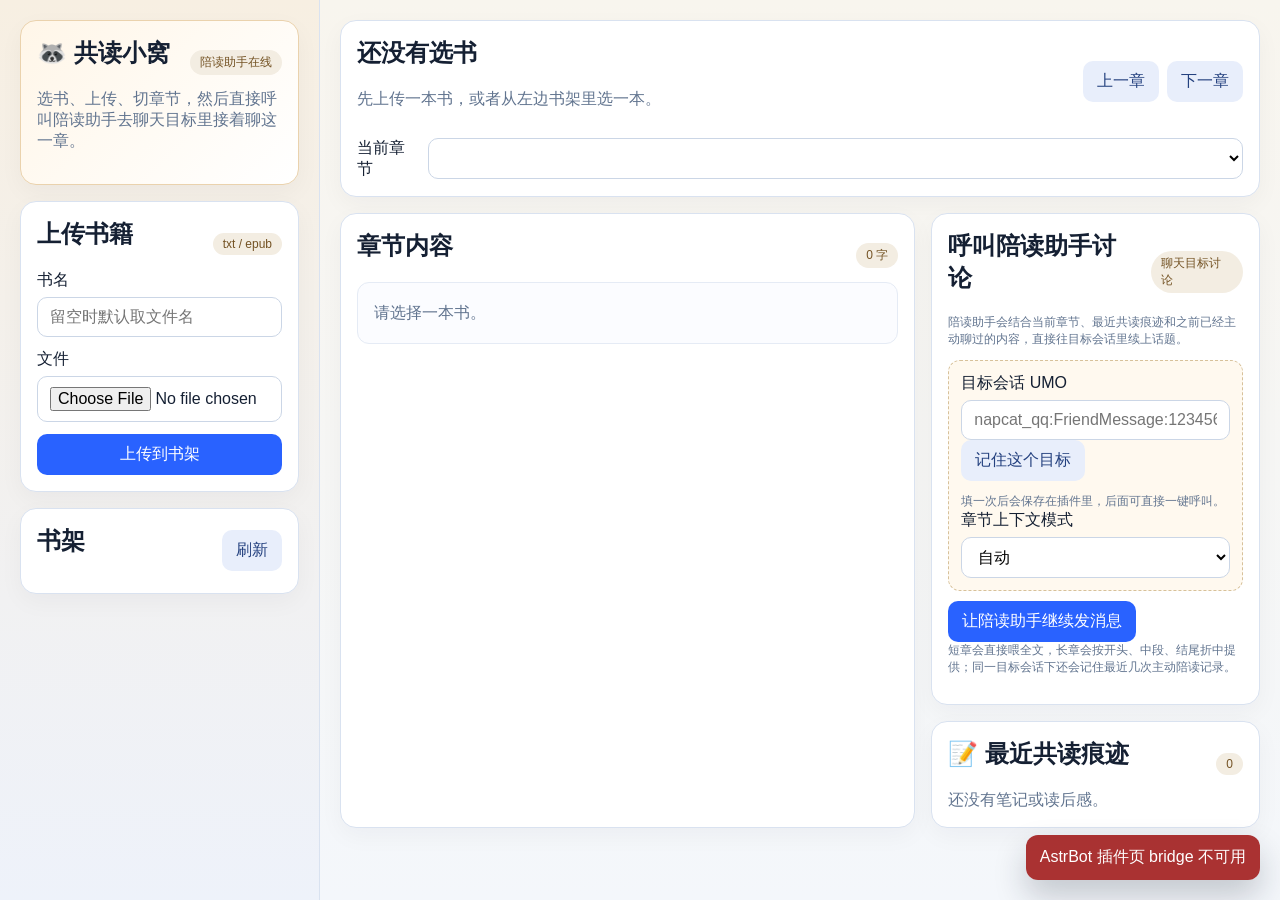
<file: plugins/third_party_patches/astrbot_plugin_bookshelf/pages/reader/index.html>
<!DOCTYPE html>
<html lang="zh-CN">
  <head>
    <meta charset="UTF-8" />
    <meta name="viewport" content="width=device-width, initial-scale=1.0" />
    <title>共读</title>
    <link rel="stylesheet" href="./styles.css?v=20260623-callmode" />
  </head>
  <body>
    <div class="page-shell">
      <aside class="sidebar">
        <div class="panel raccoon-panel">
          <div class="panel-title-row">
            <h1>🦝 共读小窝</h1>
            <span class="badge">陪读助手在线</span>
          </div>
          <p class="muted">选书、上传、切章节，然后直接呼叫陪读助手去聊天目标里接着聊这一章。</p>
        </div>

        <section class="panel">
          <div class="panel-title-row">
            <h2>上传书籍</h2>
            <span class="badge">txt / epub</span>
          </div>
          <form id="upload-form" class="stack">
            <label class="field">
              <span>书名</span>
              <input id="upload-book-name" type="text" placeholder="留空时默认取文件名" />
            </label>
            <label class="field">
              <span>文件</span>
              <input id="upload-file" type="file" accept=".txt,.epub" />
            </label>
            <button id="upload-button" type="submit">上传到书架</button>
          </form>
        </section>

        <section class="panel">
          <div class="panel-title-row">
            <h2>书架</h2>
            <button id="refresh-button" class="ghost-button" type="button">刷新</button>
          </div>
          <div id="book-list" class="book-list"></div>
        </section>
      </aside>

      <main class="content">
        <section class="panel hero-panel">
          <div class="hero-header">
            <div>
              <h2 id="book-title">还没有选书</h2>
              <p id="book-meta" class="muted">先上传一本书，或者从左边书架里选一本。</p>
            </div>
            <div class="hero-actions">
              <button id="prev-button" class="ghost-button" type="button">上一章</button>
              <button id="next-button" class="ghost-button" type="button">下一章</button>
            </div>
          </div>
          <div class="chapter-selector">
            <label class="field inline-field">
              <span>当前章节</span>
              <select id="chapter-select"></select>
            </label>
          </div>
        </section>

        <section class="grid">
          <article class="panel chapter-panel">
            <div class="panel-title-row">
              <h2 id="chapter-title">章节内容</h2>
              <span id="chapter-stats" class="badge">0 字</span>
            </div>
            <div id="chapter-content" class="chapter-content empty">请选择一本书。</div>
          </article>

          <aside class="side-column">
            <section class="panel">
              <div class="panel-title-row">
                <h2>呼叫陪读助手讨论</h2>
                <span class="badge">聊天目标讨论</span>
              </div>
              <p class="muted small">陪读助手会结合当前章节、最近共读痕迹和之前已经主动聊过的内容，直接往目标会话里续上话题。</p>
              <div id="qq-target-panel" class="qq-target-panel">
                <label class="field">
                  <span>目标会话 UMO</span>
                  <input
                    id="qq-target-input"
                    type="text"
                    placeholder="napcat_qq:FriendMessage:123456789"
                    spellcheck="false"
                    autocomplete="off"
                  />
                </label>
                <div class="action-row compact-row">
                  <button id="save-qq-target-button" class="ghost-button" type="button">记住这个目标</button>
                  <span class="muted small">填一次后会保存在插件里，后面可直接一键呼叫。</span>
                </div>
                <label class="field">
                  <span>章节上下文模式</span>
                  <select id="call-context-mode-select">
                    <option value="auto">自动</option>
                    <option value="full">全文</option>
                    <option value="excerpt">节选</option>
                  </select>
                </label>
              </div>
              <div class="action-row single-action-row">
                <button id="call-aran-button" type="button">让陪读助手继续发消息</button>
              </div>
              <p id="call-footer-hint" class="muted small">短章会直接喂全文，长章会按开头、中段、结尾折中提供；同一目标会话下还会记住最近几次主动陪读记录。</p>
            </section>

            <section class="panel">
              <div class="panel-title-row">
                <h2>📝 最近共读痕迹</h2>
                <span id="discussion-count" class="badge">0</span>
              </div>
              <div id="discussion-list" class="discussion-list empty">还没有笔记或读后感。</div>
            </section>
          </aside>
        </section>
      </main>
    </div>

    <div id="toast" class="toast" hidden></div>
    <script type="module" src="./app.js?v=20260623-callmode"></script>
  </body>
</html>
</file>
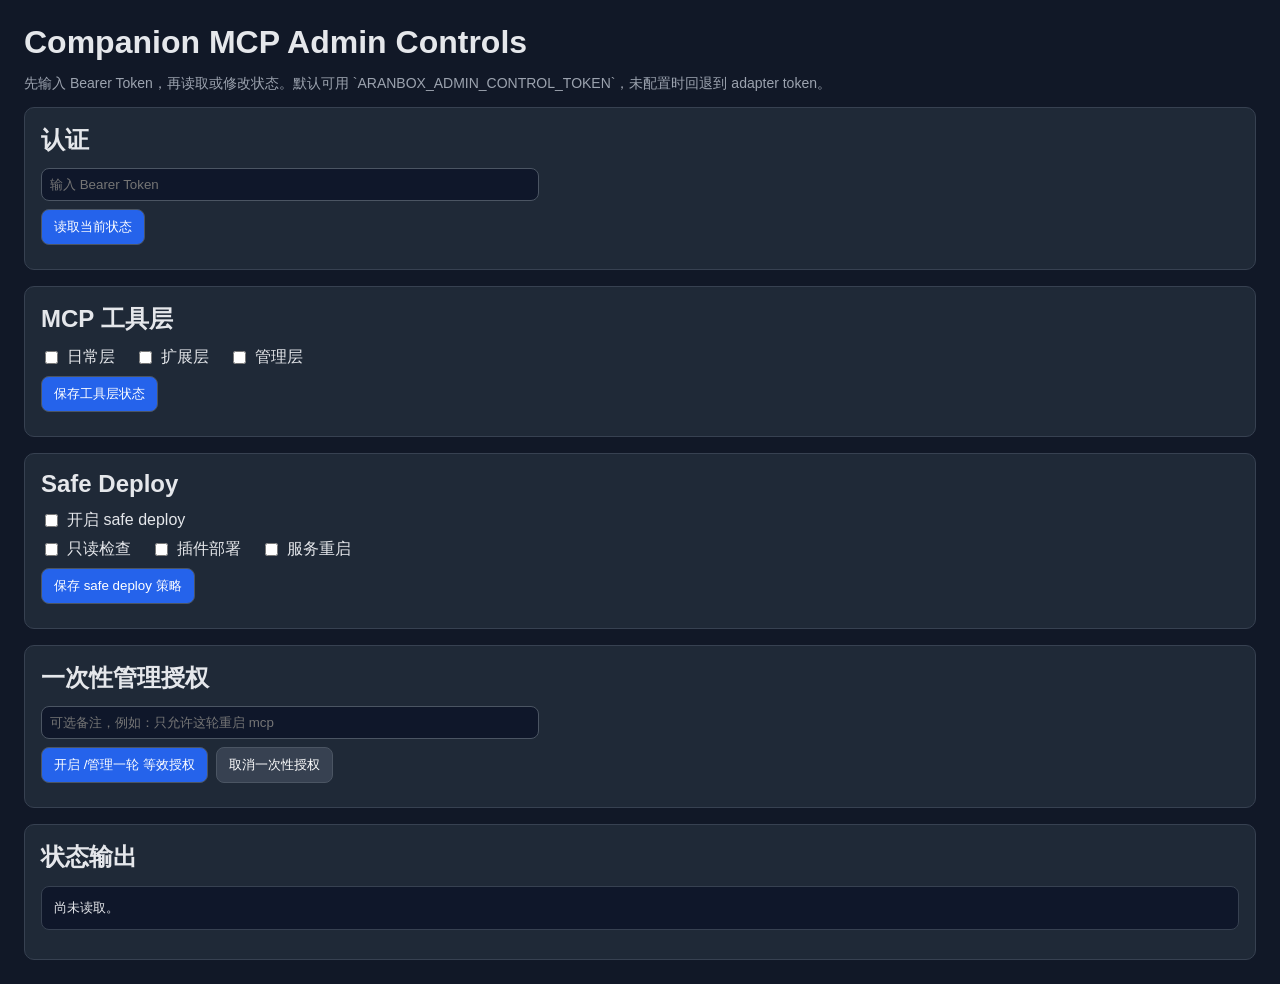
<file: services/aranbox-mcp/public/pages/admin-controls.html>
<!doctype html>
<html lang="zh-CN">
<head>
  <meta charset="utf-8">
  <meta name="viewport" content="width=device-width, initial-scale=1">
  <title>Companion MCP Admin Controls</title>
  <style>
    body { font-family: Arial, sans-serif; margin: 24px; background: #111827; color: #e5e7eb; }
    h1, h2 { margin: 0 0 12px; }
    .card { background: #1f2937; border: 1px solid #374151; border-radius: 10px; padding: 16px; margin-bottom: 16px; }
    .row { display: flex; gap: 8px; flex-wrap: wrap; margin: 8px 0; }
    label { display: inline-flex; align-items: center; gap: 6px; margin-right: 12px; }
    input[type="text"], input[type="password"] { width: 100%; max-width: 480px; padding: 8px; border-radius: 8px; border: 1px solid #4b5563; background: #0f172a; color: #e5e7eb; }
    button { padding: 8px 12px; border-radius: 8px; border: 1px solid #4b5563; background: #2563eb; color: white; cursor: pointer; }
    button.secondary { background: #374151; }
    pre { white-space: pre-wrap; word-break: break-word; background: #0f172a; padding: 12px; border-radius: 8px; border: 1px solid #374151; }
    .hint { color: #9ca3af; font-size: 14px; }
  </style>
</head>
<body>
  <h1>Companion MCP Admin Controls</h1>
  <p class="hint">先输入 Bearer Token，再读取或修改状态。默认可用 `ARANBOX_ADMIN_CONTROL_TOKEN`，未配置时回退到 adapter token。</p>

  <div class="card">
    <h2>认证</h2>
    <input id="token" type="password" placeholder="输入 Bearer Token">
    <div class="row">
      <button onclick="refreshStatus()">读取当前状态</button>
    </div>
  </div>

  <div class="card">
    <h2>MCP 工具层</h2>
    <div class="row">
      <label><input id="layer-daily" type="checkbox">日常层</label>
      <label><input id="layer-extended" type="checkbox">扩展层</label>
      <label><input id="layer-admin" type="checkbox">管理层</label>
    </div>
    <div class="row">
      <button onclick="saveToolLayers()">保存工具层状态</button>
    </div>
  </div>

  <div class="card">
    <h2>Safe Deploy</h2>
    <div class="row">
      <label><input id="safe-enabled" type="checkbox">开启 safe deploy</label>
    </div>
    <div class="row">
      <label><input id="group-inspect" type="checkbox">只读检查</label>
      <label><input id="group-plugin" type="checkbox">插件部署</label>
      <label><input id="group-restart" type="checkbox">服务重启</label>
    </div>
    <div class="row">
      <button onclick="saveSafeDeploy()">保存 safe deploy 策略</button>
    </div>
  </div>

  <div class="card">
    <h2>一次性管理授权</h2>
    <input id="grant-note" type="text" placeholder="可选备注，例如：只允许这轮重启 mcp">
    <div class="row">
      <button onclick="grantAdminOnce()">开启 /管理一轮 等效授权</button>
      <button class="secondary" onclick="clearAdminOnce()">取消一次性授权</button>
    </div>
  </div>

  <div class="card">
    <h2>状态输出</h2>
    <pre id="output">尚未读取。</pre>
  </div>

  <script>
    function authHeaders() {
      const token = document.getElementById("token").value.trim();
      return {
        "Content-Type": "application/json",
        "Authorization": "Bearer " + token
      };
    }

    async function requestJson(url, options) {
      const response = await fetch(url, options);
      const payload = await response.json();
      if (!response.ok) {
        throw new Error(payload.error || ("HTTP " + response.status));
      }
      return payload;
    }

    function setOutput(payload) {
      document.getElementById("output").textContent = JSON.stringify(payload, null, 2);
    }

    function applyStatus(payload) {
      const layers = new Set((payload.tool_layers && payload.tool_layers.enabled_layers) || []);
      document.getElementById("layer-daily").checked = layers.has("daily");
      document.getElementById("layer-extended").checked = layers.has("extended");
      document.getElementById("layer-admin").checked = layers.has("admin");

      const safeDeploy = payload.safe_deploy || {};
      const groups = new Set(safeDeploy.allowed_groups || []);
      document.getElementById("safe-enabled").checked = !!safeDeploy.enabled;
      document.getElementById("group-inspect").checked = groups.has("inspect");
      document.getElementById("group-plugin").checked = groups.has("plugin_deploy");
      document.getElementById("group-restart").checked = groups.has("service_restart");

      setOutput(payload);
    }

    async function refreshStatus() {
      try {
        const payload = await requestJson("/admin-api/status", {
          method: "GET",
          headers: authHeaders()
        });
        applyStatus(payload);
      } catch (error) {
        setOutput({ ok: false, error: String(error) });
      }
    }

    async function saveToolLayers() {
      try {
        const enabledLayers = [];
        if (document.getElementById("layer-daily").checked) enabledLayers.push("daily");
        if (document.getElementById("layer-extended").checked) enabledLayers.push("extended");
        if (document.getElementById("layer-admin").checked) enabledLayers.push("admin");
        const payload = await requestJson("/admin-api/tool-layers", {
          method: "POST",
          headers: authHeaders(),
          body: JSON.stringify({ enabled_layers: enabledLayers })
        });
        setOutput(payload);
      } catch (error) {
        setOutput({ ok: false, error: String(error) });
      }
    }

    async function saveSafeDeploy() {
      try {
        const allowedGroups = [];
        if (document.getElementById("group-inspect").checked) allowedGroups.push("inspect");
        if (document.getElementById("group-plugin").checked) allowedGroups.push("plugin_deploy");
        if (document.getElementById("group-restart").checked) allowedGroups.push("service_restart");
        const payload = await requestJson("/admin-api/safe-deploy", {
          method: "POST",
          headers: authHeaders(),
          body: JSON.stringify({
            enabled: document.getElementById("safe-enabled").checked,
            allowed_groups: allowedGroups,
            extra_actions: []
          })
        });
        setOutput(payload);
      } catch (error) {
        setOutput({ ok: false, error: String(error) });
      }
    }

    async function grantAdminOnce() {
      try {
        const payload = await requestJson("/admin-api/admin-once", {
          method: "POST",
          headers: authHeaders(),
          body: JSON.stringify({
            action: "grant",
            note: document.getElementById("grant-note").value.trim(),
            granted_by: "admin-page"
          })
        });
        setOutput(payload);
      } catch (error) {
        setOutput({ ok: false, error: String(error) });
      }
    }

    async function clearAdminOnce() {
      try {
        const payload = await requestJson("/admin-api/admin-once", {
          method: "POST",
          headers: authHeaders(),
          body: JSON.stringify({ action: "clear" })
        });
        setOutput(payload);
      } catch (error) {
        setOutput({ ok: false, error: String(error) });
      }
    }
  </script>
</body>
</html>
</file>
<file: plugins/third_party_patches/astrbot_plugin_bookshelf/pages/reader/styles.css>
* {
  box-sizing: border-box;
}

body {
  margin: 0;
  font-family: -apple-system, BlinkMacSystemFont, "Segoe UI", sans-serif;
  background: linear-gradient(180deg, #f8f5ee 0%, #f4f7fb 100%);
  color: #152033;
}

button,
input,
select,
textarea {
  font: inherit;
}

.page-shell {
  min-height: 100vh;
  display: grid;
  grid-template-columns: 320px minmax(0, 1fr);
}

.sidebar,
.content {
  padding: 20px;
}

.sidebar {
  background: linear-gradient(180deg, #f7efe2 0%, #eef2fa 100%);
  border-right: 1px solid #d9e2f0;
  display: flex;
  flex-direction: column;
  gap: 16px;
}

.content {
  display: flex;
  flex-direction: column;
  gap: 16px;
}

.panel {
  background: #fff;
  border: 1px solid #d9e2f0;
  border-radius: 16px;
  padding: 16px;
  box-shadow: 0 8px 24px rgba(21, 32, 51, 0.04);
}

.panel h1,
.panel h2,
.panel h3,
.panel p {
  margin-top: 0;
}

.panel-title-row,
.hero-header,
.action-row {
  display: flex;
  align-items: center;
  justify-content: space-between;
  gap: 12px;
}

.hero-panel {
  display: flex;
  flex-direction: column;
  gap: 12px;
}

.hero-actions {
  display: flex;
  gap: 8px;
}

.raccoon-panel {
  background: linear-gradient(135deg, #fff6e8 0%, #ffffff 100%);
  border-color: #ead2ad;
}

.grid {
  display: grid;
  grid-template-columns: minmax(0, 1.4fr) minmax(280px, 0.8fr);
  gap: 16px;
}

.side-column {
  display: flex;
  flex-direction: column;
  gap: 16px;
}

.stack {
  display: flex;
  flex-direction: column;
  gap: 12px;
}

.compact-row {
  justify-content: flex-start;
  flex-wrap: wrap;
}

.mode-switch {
  display: grid;
  grid-template-columns: 1fr 1fr;
  gap: 8px;
  margin-bottom: 10px;
}

.mode-button {
  background: #f1eadb;
  color: #6a4a14;
}

.mode-button.active {
  background: #7a4b17;
  color: #fff8ee;
}

.field {
  display: flex;
  flex-direction: column;
  gap: 6px;
}

.inline-field {
  flex-direction: row;
  align-items: center;
  gap: 12px;
}

input,
select,
textarea {
  width: 100%;
  border: 1px solid #cbd6e6;
  border-radius: 10px;
  padding: 10px 12px;
  background: #fff;
}

textarea {
  resize: vertical;
}

button {
  border: none;
  border-radius: 10px;
  padding: 10px 14px;
  background: #2962ff;
  color: #fff;
  cursor: pointer;
}

button:disabled {
  opacity: 0.55;
  cursor: not-allowed;
}

.ghost-button {
  background: #e8eefb;
  color: #24417f;
}

.badge {
  display: inline-flex;
  align-items: center;
  gap: 6px;
  padding: 4px 10px;
  border-radius: 999px;
  background: #f3ede2;
  color: #735223;
  font-size: 12px;
}

.muted {
  color: #61748f;
}

.small {
  font-size: 12px;
}

.book-list,
.discussion-list {
  display: flex;
  flex-direction: column;
  gap: 10px;
}

.book-item,
.discussion-item {
  border: 1px solid #d9e2f0;
  border-radius: 12px;
  padding: 12px;
  background: #fbfcff;
}

.book-item.active {
  border-color: #c98b2c;
  background: #fff5e8;
}

.book-item button {
  width: 100%;
  text-align: left;
  background: transparent;
  color: inherit;
  padding: 0;
}

.book-name {
  font-weight: 600;
  margin-bottom: 6px;
}

.chapter-panel {
  min-height: 60vh;
}

.chapter-content {
  white-space: pre-wrap;
  line-height: 1.75;
  max-height: 70vh;
  overflow: auto;
  background: #fbfcff;
  border: 1px solid #e5ebf5;
  border-radius: 12px;
  padding: 16px;
}

.discussion-box {
  min-height: 140px;
  background: #fffdf8;
}

.qq-target-panel {
  margin-bottom: 10px;
  padding: 12px;
  border: 1px dashed #d7c19a;
  border-radius: 12px;
  background: #fff9ef;
}

.empty {
  color: #61748f;
}

.toast {
  position: fixed;
  right: 20px;
  bottom: 20px;
  max-width: 320px;
  padding: 12px 14px;
  border-radius: 12px;
  background: rgba(21, 32, 51, 0.92);
  color: #fff;
  box-shadow: 0 16px 32px rgba(21, 32, 51, 0.22);
}

@media (max-width: 1080px) {
  .page-shell {
    grid-template-columns: 1fr;
  }

  .grid {
    grid-template-columns: 1fr;
  }
}
</file>
